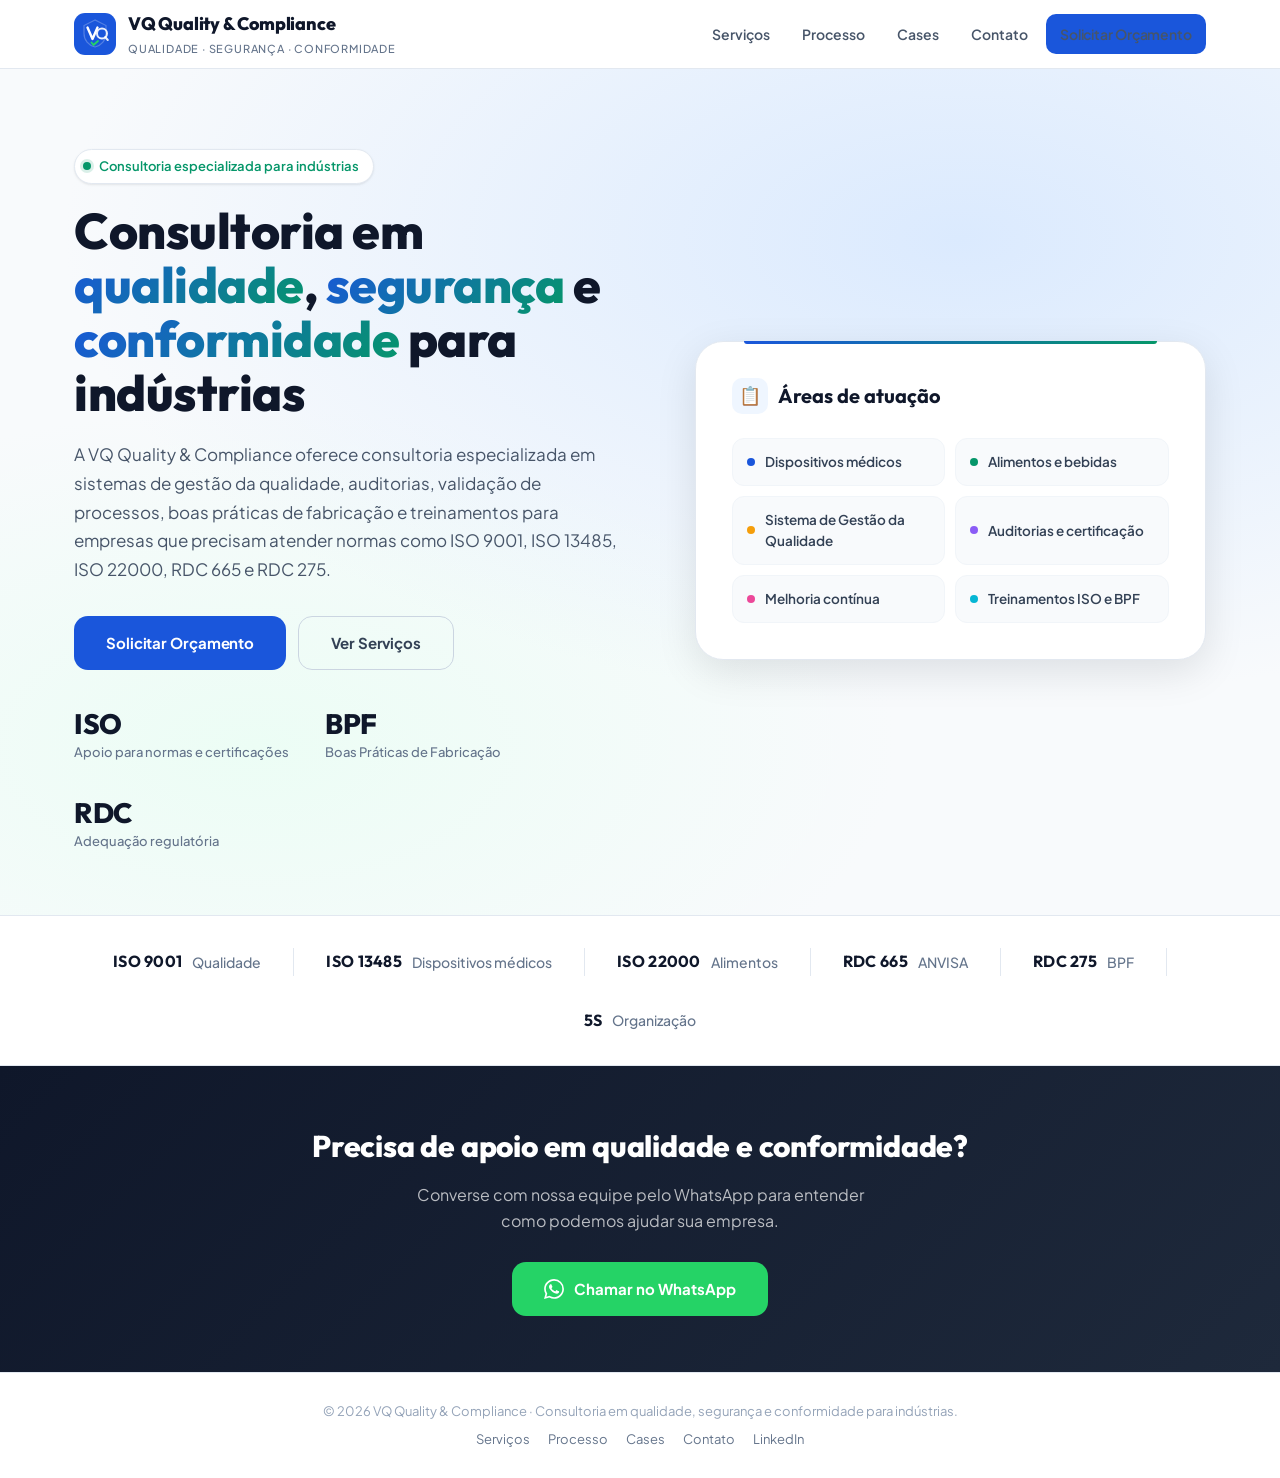
<file: index.html>
<!DOCTYPE html>
<html lang="pt-BR">
<head>
  <meta charset="UTF-8">
  <meta name="viewport" content="width=device-width, initial-scale=1.0">
  <title>VQ Quality & Compliance | Consultoria em Qualidade, Segurança e Conformidade</title>
  <meta name="description" content="Consultoria especializada em qualidade, segurança e conformidade para indústrias. ISO 9001, ISO 13485, ISO 22000, RDC 665, RDC 275, auditorias, validação de processos, BPF e treinamentos.">
  <meta name="robots" content="index, follow">
  <meta name="author" content="VQ Quality & Compliance">
  <meta name="theme-color" content="#1a56db">
  <link rel="canonical" href="https://www.vqquality.com.br/">
  <meta property="og:type" content="website">
  <meta property="og:title" content="VQ Quality & Compliance | Qualidade, Segurança e Conformidade">
  <meta property="og:description" content="Consultoria especializada em qualidade, segurança e conformidade para indústrias.">
  <meta property="og:url" content="https://www.vqquality.com.br/">
  <meta property="og:site_name" content="VQ Quality & Compliance">
  <meta property="og:locale" content="pt_BR">
  <script type="application/ld+json">
  {
    "@context": "https://schema.org",
    "@type": "ProfessionalService",
    "name": "VQ Quality & Compliance",
    "url": "https://www.vqquality.com.br/",
    "description": "Consultoria especializada em qualidade, segurança e conformidade para indústrias.",
    "areaServed": "Brasil",
    "address": { "@type": "PostalAddress", "addressLocality": "Campo Largo", "addressRegion": "PR", "addressCountry": "BR" },
    "sameAs": ["https://www.linkedin.com/company/vq-quality-compliance/about/"],
    "serviceType": ["Consultoria em qualidade","Auditorias ISO","Validação de processos","Treinamentos ISO","Boas Práticas de Fabricação","Implantação de SGQ"]
  }
  </script>
  <link rel="preconnect" href="https://fonts.googleapis.com">
  <link rel="preconnect" href="https://fonts.gstatic.com" crossorigin>
  <link href="https://fonts.googleapis.com/css2?family=Plus+Jakarta+Sans:wght@400;500;600;700;800&family=Outfit:wght@300;400;500;600;700;800&display=swap" rel="stylesheet">
  <link rel="stylesheet" href="/styles.css?v=2">
</head>
<body>
  <header>
    <div class="container nav-wrap">
      <a href="/" class="brand" aria-label="VQ Quality & Compliance">
        <svg width="42" height="42" viewBox="0 0 42 42" fill="none" xmlns="http://www.w3.org/2000/svg" aria-hidden="true"><rect width="42" height="42" rx="11" fill="#1a56db"/><path d="M21 7L10 12.5V20.5C10 27 14.5 32.5 21 34C27.5 32.5 32 27 32 20.5V12.5L21 7Z" fill="none" stroke="rgba(255,255,255,.25)" stroke-width="1.2"/><path d="M13.5 14.5L18.5 26L23.5 14.5" stroke="#fff" stroke-width="2.4" stroke-linecap="round" stroke-linejoin="round" fill="none"/><circle cx="28" cy="20.5" r="5" stroke="#fff" stroke-width="2" fill="none" opacity=".9"/><line x1="31.2" y1="24" x2="33.8" y2="27" stroke="#fff" stroke-width="2" stroke-linecap="round" opacity=".9"/><path d="M17.5 29.5L19.5 32L24 28" stroke="#25d366" stroke-width="1.8" stroke-linecap="round" stroke-linejoin="round" fill="none"/></svg>
        <div class="brand-label"><strong>VQ Quality & Compliance</strong><span>Qualidade · Segurança · Conformidade</span></div>
      </a>
      <nav aria-label="Menu principal">
        <ul class="nav-links">
          <li><a href="/servicos/">Serviços</a></li>
          <li><a href="/processo/">Processo</a></li>
          <li><a href="/cases/">Cases</a></li>
          <li><a href="/contato/">Contato</a></li>
          <li><a class="btn btn-primary btn-sm" href="/contato/">Solicitar Orçamento</a></li>
        </ul>
      </nav>
      <button class="menu-toggle" aria-label="Abrir menu" onclick="toggleMenu()"><svg width="20" height="20" viewBox="0 0 24 24" fill="none" stroke="currentColor" stroke-width="2.2" stroke-linecap="round" aria-hidden="true"><line x1="3" y1="6" x2="21" y2="6"/><line x1="3" y1="12" x2="21" y2="12"/><line x1="3" y1="18" x2="21" y2="18"/></svg></button>
    </div>
  </header>

  <main>
    <section class="hero">
      <div class="container hero-grid">
        <div>
          <div class="hero-badge fade-up"><span class="dot"></span> Consultoria especializada para indústrias</div>
          <h1 class="fade-up d1">Consultoria em <span class="highlight">qualidade</span>, <span class="highlight">segurança</span> e <span class="highlight">conformidade</span> para indústrias</h1>
          <p class="hero-desc fade-up d2">A VQ Quality & Compliance oferece consultoria especializada em sistemas de gestão da qualidade, auditorias, validação de processos, boas práticas de fabricação e treinamentos para empresas que precisam atender normas como ISO 9001, ISO 13485, ISO 22000, RDC 665 e RDC 275.</p>
          <div class="hero-actions fade-up d3">
            <a class="btn btn-primary btn-lg" href="/contato/">Solicitar Orçamento</a>
            <a class="btn btn-outline btn-lg" href="/servicos/">Ver Serviços</a>
          </div>
          <div class="hero-stats fade-up d4">
            <div class="stat"><div class="stat-num">ISO</div><div class="stat-label">Apoio para normas e certificações</div></div>
            <div class="stat"><div class="stat-num">BPF</div><div class="stat-label">Boas Práticas de Fabricação</div></div>
            <div class="stat"><div class="stat-num">RDC</div><div class="stat-label">Adequação regulatória</div></div>
          </div>
        </div>
        <div class="hero-visual fade-up d3">
          <div class="hv-title"><span class="icon-circle">📋</span> Áreas de atuação</div>
          <div class="areas-grid">
            <div class="area-chip"><span class="chip-dot"></span>Dispositivos médicos</div>
            <div class="area-chip"><span class="chip-dot"></span>Alimentos e bebidas</div>
            <div class="area-chip"><span class="chip-dot"></span>Sistema de Gestão da Qualidade</div>
            <div class="area-chip"><span class="chip-dot"></span>Auditorias e certificação</div>
            <div class="area-chip"><span class="chip-dot"></span>Melhoria contínua</div>
            <div class="area-chip"><span class="chip-dot"></span>Treinamentos ISO e BPF</div>
          </div>
        </div>
      </div>
    </section>

    <div class="norms-bar">
      <div class="container"><div class="norms-inner">
        <div class="norm"><strong>ISO 9001</strong> Qualidade</div><div class="norm-divider"></div>
        <div class="norm"><strong>ISO 13485</strong> Dispositivos médicos</div><div class="norm-divider"></div>
        <div class="norm"><strong>ISO 22000</strong> Alimentos</div><div class="norm-divider"></div>
        <div class="norm"><strong>RDC 665</strong> ANVISA</div><div class="norm-divider"></div>
        <div class="norm"><strong>RDC 275</strong> BPF</div><div class="norm-divider"></div>
        <div class="norm"><strong>5S</strong> Organização</div>
      </div></div>
    </div>

    <div class="wa-cta">
      <div class="container">
        <h3>Precisa de apoio em qualidade e conformidade?</h3>
        <p>Converse com nossa equipe pelo WhatsApp para entender como podemos ajudar sua empresa.</p>
        <a class="btn-wa" href="https://wa.me/5541995889317" target="_blank" rel="noopener">
          <svg width="20" height="20" viewBox="0 0 24 24" fill="currentColor" aria-hidden="true"><path d="M17.472 14.382c-.297-.149-1.758-.867-2.03-.967-.273-.099-.471-.148-.67.15-.197.297-.767.966-.94 1.164-.173.199-.347.223-.644.075-.297-.15-1.255-.463-2.39-1.475-.883-.788-1.48-1.761-1.653-2.059-.173-.297-.018-.458.13-.606.134-.133.298-.347.446-.52.149-.174.198-.298.298-.497.099-.198.05-.371-.025-.52-.075-.149-.669-1.612-.916-2.207-.242-.579-.487-.5-.669-.51-.173-.008-.371-.01-.57-.01-.198 0-.52.074-.792.372-.272.297-1.04 1.016-1.04 2.479 0 1.462 1.065 2.875 1.213 3.074.149.198 2.096 3.2 5.077 4.487.709.306 1.262.489 1.694.625.712.227 1.36.195 1.871.118.571-.085 1.758-.719 2.006-1.413.248-.694.248-1.289.173-1.413-.074-.124-.272-.198-.57-.347m-5.421 7.403h-.004a9.87 9.87 0 01-5.031-1.378l-.361-.214-3.741.982.998-3.648-.235-.374a9.86 9.86 0 01-1.51-5.26c.001-5.45 4.436-9.884 9.888-9.884 2.64 0 5.122 1.03 6.988 2.898a9.825 9.825 0 012.893 6.994c-.003 5.45-4.437 9.884-9.885 9.884m8.413-18.297A11.815 11.815 0 0012.05 0C5.495 0 .16 5.335.157 11.892c0 2.096.547 4.142 1.588 5.945L.057 24l6.305-1.654a11.882 11.882 0 005.683 1.448h.005c6.554 0 11.89-5.335 11.893-11.893a11.821 11.821 0 00-3.48-8.413z"/></svg>
          Chamar no WhatsApp
        </a>
      </div>
    </div>
  </main>

  <footer>
    <div class="container">
      <p>© 2026 VQ Quality & Compliance · Consultoria em qualidade, segurança e conformidade para indústrias.</p>
      <p style="margin-top:8px"><a href="/servicos/">Serviços</a> <a href="/processo/">Processo</a> <a href="/cases/">Cases</a> <a href="/contato/">Contato</a> <a href="https://www.linkedin.com/company/vq-quality-compliance/about/" target="_blank" rel="noopener">LinkedIn</a></p>
    </div>
  </footer>
  <script src="/main.js"></script>
</body>
</html>
</file>
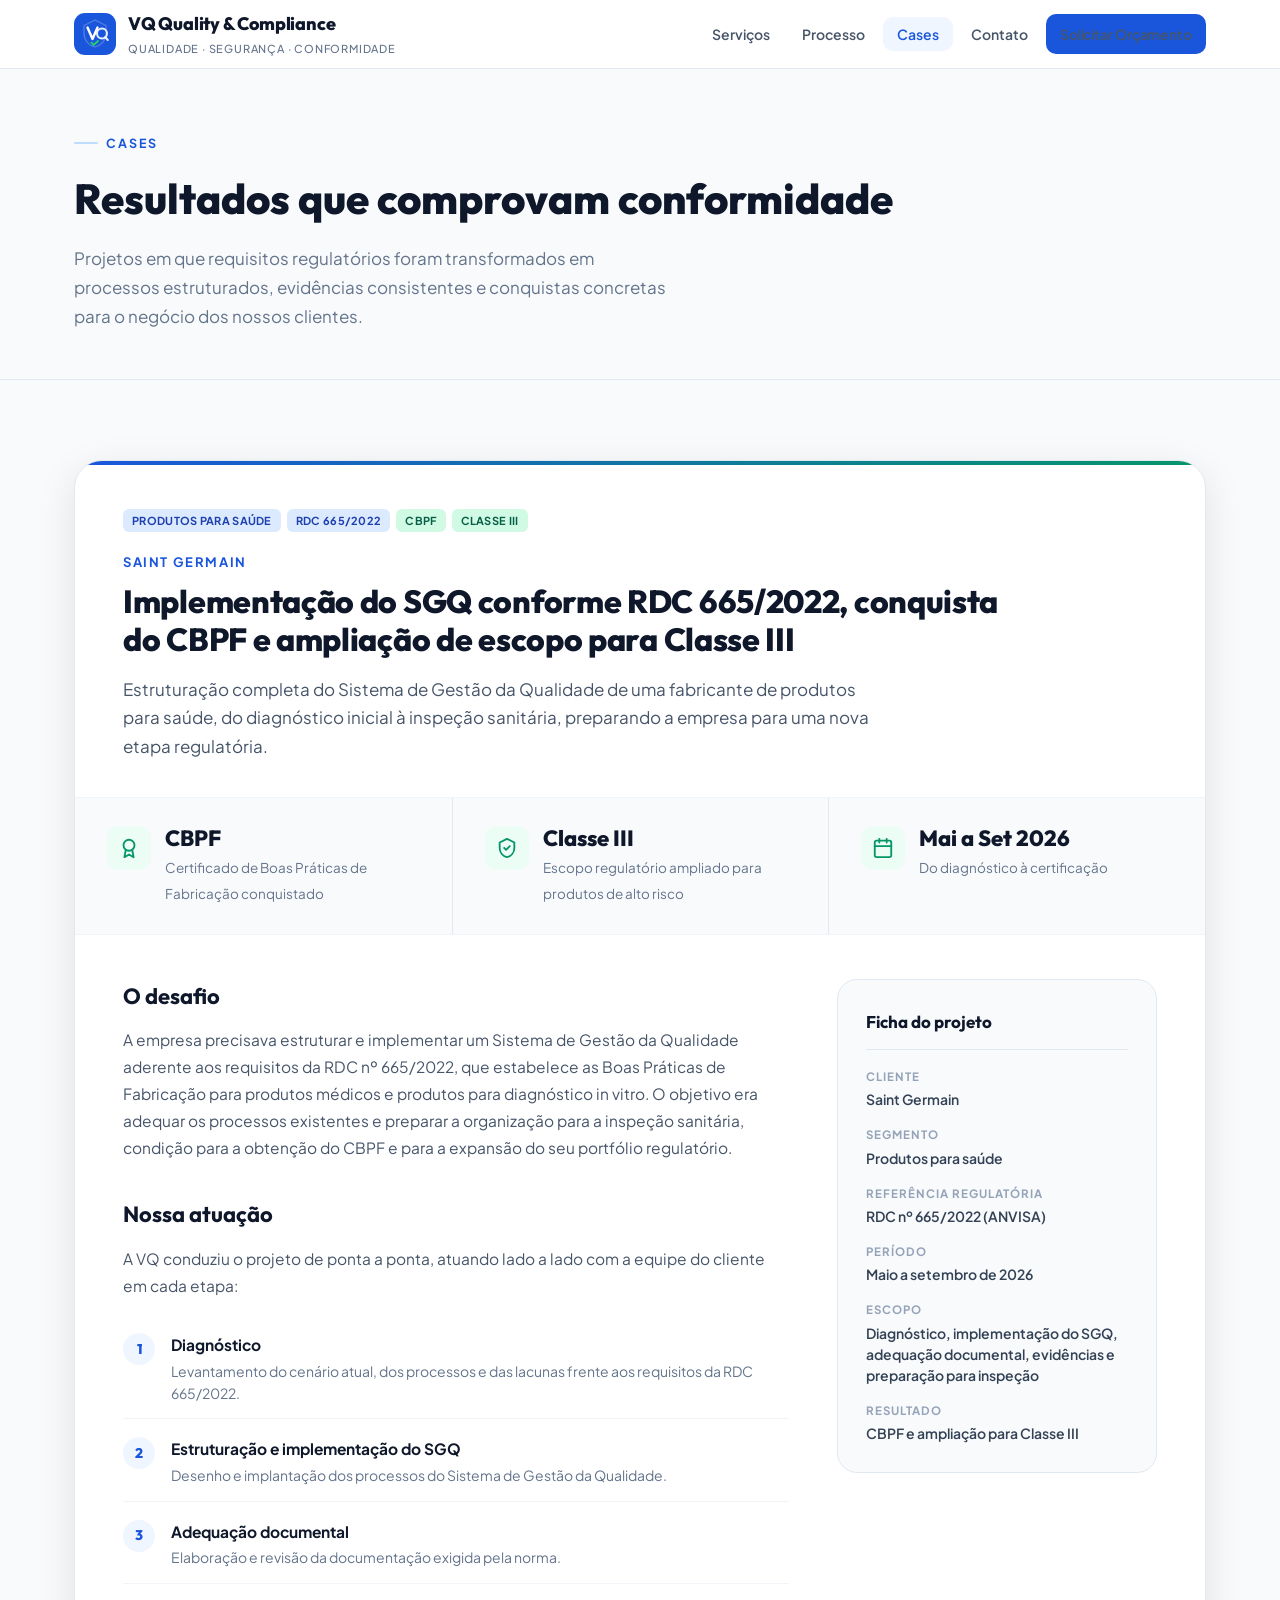
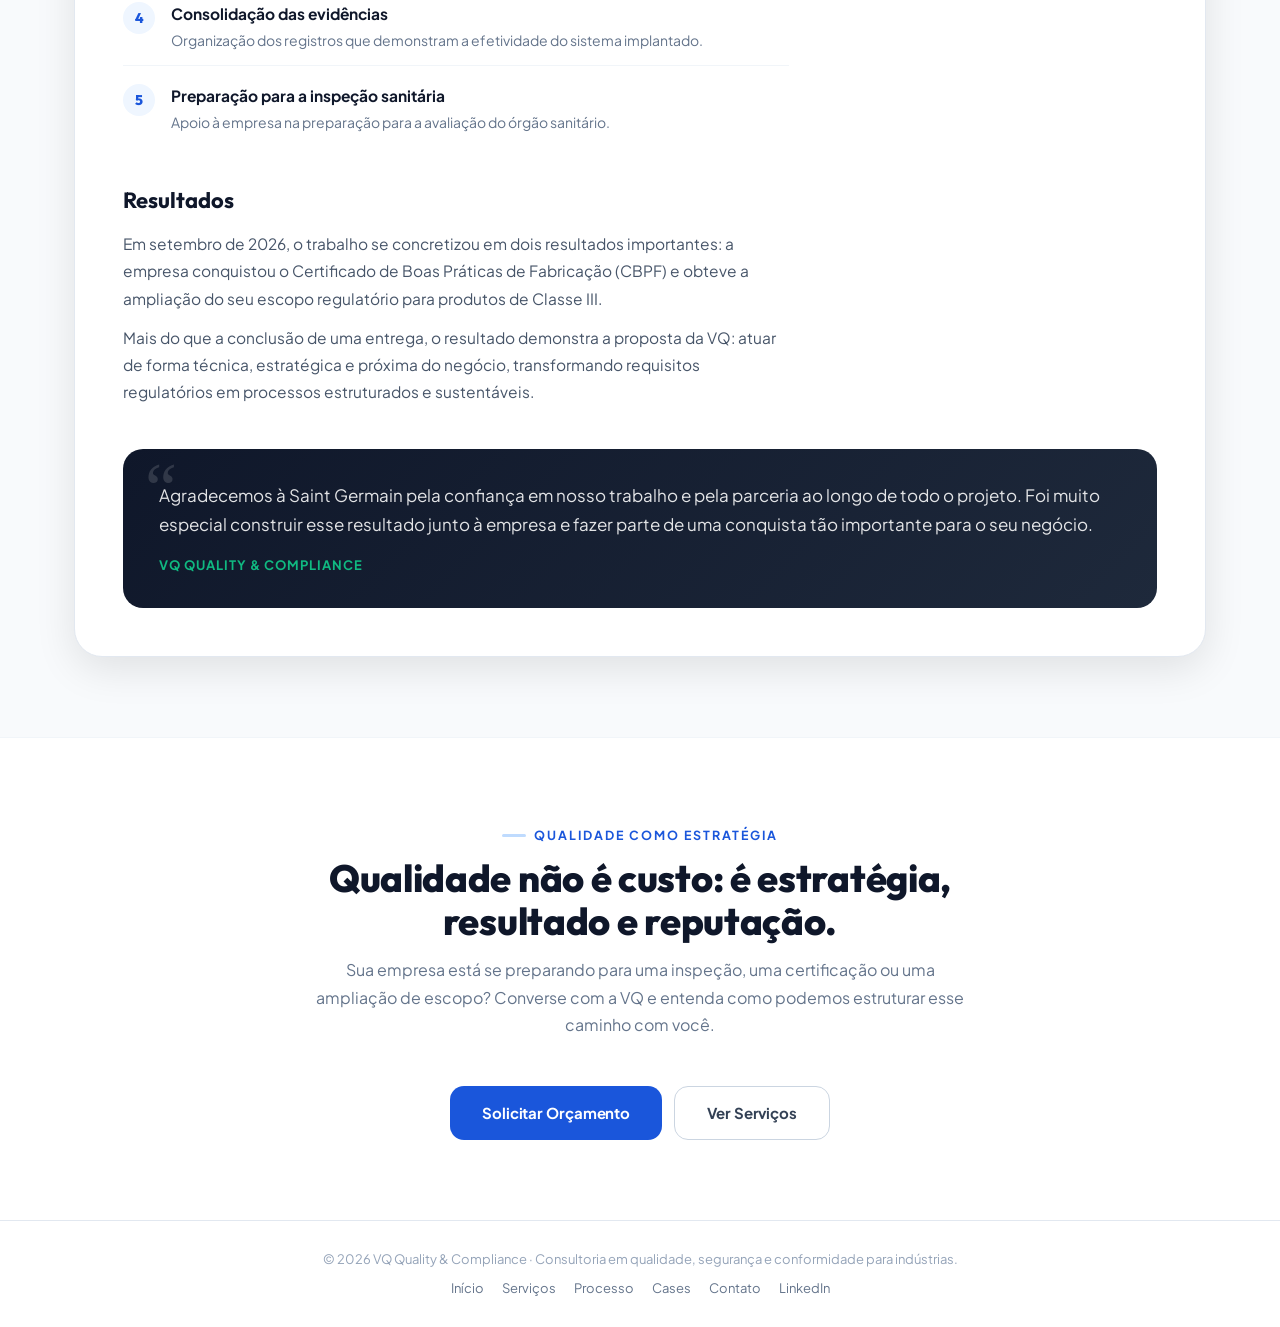
<file: cases/index.html>
<!DOCTYPE html>
<html lang="pt-BR">
<head>
  <meta charset="UTF-8">
  <meta name="viewport" content="width=device-width, initial-scale=1.0">
  <title>Cases | VQ Quality & Compliance</title>
  <meta name="description" content="Cases da VQ Quality & Compliance. Estruturação e implementação de SGQ conforme RDC 665/2022 para empresa de produtos para saúde, com conquista do CBPF e ampliação de escopo para Classe III.">
  <meta name="robots" content="index, follow">
  <meta name="theme-color" content="#1a56db">
  <link rel="canonical" href="https://www.vqquality.com.br/cases/">
  <meta property="og:type" content="article">
  <meta property="og:title" content="Cases | VQ Quality & Compliance">
  <meta property="og:description" content="SGQ conforme RDC 665/2022, Certificado de Boas Práticas de Fabricação e ampliação de escopo para Classe III.">
  <meta property="og:url" content="https://www.vqquality.com.br/cases/">
  <meta property="og:site_name" content="VQ Quality & Compliance">
  <meta property="og:locale" content="pt_BR">
  <link rel="preconnect" href="https://fonts.googleapis.com">
  <link rel="preconnect" href="https://fonts.gstatic.com" crossorigin>
  <link href="https://fonts.googleapis.com/css2?family=Plus+Jakarta+Sans:wght@400;500;600;700;800&family=Outfit:wght@300;400;500;600;700;800&display=swap" rel="stylesheet">
  <link rel="stylesheet" href="/styles.css?v=2">
</head>
<body>
  <header>
    <div class="container nav-wrap">
      <a href="/" class="brand" aria-label="VQ Quality & Compliance">
        <svg width="42" height="42" viewBox="0 0 42 42" fill="none" xmlns="http://www.w3.org/2000/svg" aria-hidden="true"><rect width="42" height="42" rx="11" fill="#1a56db"/><path d="M21 7L10 12.5V20.5C10 27 14.5 32.5 21 34C27.5 32.5 32 27 32 20.5V12.5L21 7Z" fill="none" stroke="rgba(255,255,255,.25)" stroke-width="1.2"/><path d="M13.5 14.5L18.5 26L23.5 14.5" stroke="#fff" stroke-width="2.4" stroke-linecap="round" stroke-linejoin="round" fill="none"/><circle cx="28" cy="20.5" r="5" stroke="#fff" stroke-width="2" fill="none" opacity=".9"/><line x1="31.2" y1="24" x2="33.8" y2="27" stroke="#fff" stroke-width="2" stroke-linecap="round" opacity=".9"/><path d="M17.5 29.5L19.5 32L24 28" stroke="#25d366" stroke-width="1.8" stroke-linecap="round" stroke-linejoin="round" fill="none"/></svg>
        <div class="brand-label"><strong>VQ Quality & Compliance</strong><span>Qualidade · Segurança · Conformidade</span></div>
      </a>
      <nav aria-label="Menu principal">
        <ul class="nav-links">
          <li><a href="/servicos/">Serviços</a></li>
          <li><a href="/processo/">Processo</a></li>
          <li><a href="/cases/" class="active">Cases</a></li>
          <li><a href="/contato/">Contato</a></li>
          <li><a class="btn btn-primary btn-sm" href="/contato/">Solicitar Orçamento</a></li>
        </ul>
      </nav>
      <button class="menu-toggle" aria-label="Abrir menu" onclick="toggleMenu()"><svg width="20" height="20" viewBox="0 0 24 24" fill="none" stroke="currentColor" stroke-width="2.2" stroke-linecap="round" aria-hidden="true"><line x1="3" y1="6" x2="21" y2="6"/><line x1="3" y1="12" x2="21" y2="12"/><line x1="3" y1="18" x2="21" y2="18"/></svg></button>
    </div>
  </header>

  <main>
    <section class="page-header">
      <div class="container">
        <div class="section-label"><span class="label-line"></span> Cases</div>
        <h1>Resultados que comprovam conformidade</h1>
        <p>Projetos em que requisitos regulatórios foram transformados em processos estruturados, evidências consistentes e conquistas concretas para o negócio dos nossos clientes.</p>
      </div>
    </section>

    <section class="case-section">
      <div class="container">
        <article class="case-card reveal">
          <div class="case-top">
            <div class="case-tags">
              <span class="s-tag blue">Produtos para saúde</span>
              <span class="s-tag blue">RDC 665/2022</span>
              <span class="s-tag green">CBPF</span>
              <span class="s-tag green">Classe III</span>
            </div>
            <span class="case-client">Saint Germain</span>
            <h2 class="case-title">Implementação do SGQ conforme RDC 665/2022, conquista do CBPF e ampliação de escopo para Classe III</h2>
            <p class="case-lead">Estruturação completa do Sistema de Gestão da Qualidade de uma fabricante de produtos para saúde, do diagnóstico inicial à inspeção sanitária, preparando a empresa para uma nova etapa regulatória.</p>
          </div>

          <div class="case-results">
            <div class="cr-item">
              <div class="cr-icon"><svg width="22" height="22" viewBox="0 0 24 24" fill="none" stroke="currentColor" stroke-width="2" stroke-linecap="round" stroke-linejoin="round" aria-hidden="true"><circle cx="12" cy="9" r="6"/><path d="M8.5 13.9L7 22l5-3 5 3-1.5-8.1"/></svg></div>
              <div><strong>CBPF</strong><span>Certificado de Boas Práticas de Fabricação conquistado</span></div>
            </div>
            <div class="cr-item">
              <div class="cr-icon"><svg width="22" height="22" viewBox="0 0 24 24" fill="none" stroke="currentColor" stroke-width="2" stroke-linecap="round" stroke-linejoin="round" aria-hidden="true"><path d="M12 2l8 4v6c0 5-3.4 8.9-8 10-4.6-1.1-8-5-8-10V6l8-4z"/><path d="M9 12l2 2 4-4"/></svg></div>
              <div><strong>Classe III</strong><span>Escopo regulatório ampliado para produtos de alto risco</span></div>
            </div>
            <div class="cr-item">
              <div class="cr-icon"><svg width="22" height="22" viewBox="0 0 24 24" fill="none" stroke="currentColor" stroke-width="2" stroke-linecap="round" stroke-linejoin="round" aria-hidden="true"><rect x="3" y="4" width="18" height="18" rx="2"/><path d="M16 2v4M8 2v4M3 10h18"/></svg></div>
              <div><strong>Mai a Set 2026</strong><span>Do diagnóstico à certificação</span></div>
            </div>
          </div>

          <div class="case-body">
            <div class="case-content">
              <div class="case-block">
                <h3>O desafio</h3>
                <p>A empresa precisava estruturar e implementar um Sistema de Gestão da Qualidade aderente aos requisitos da RDC nº 665/2022, que estabelece as Boas Práticas de Fabricação para produtos médicos e produtos para diagnóstico in vitro. O objetivo era adequar os processos existentes e preparar a organização para a inspeção sanitária, condição para a obtenção do CBPF e para a expansão do seu portfólio regulatório.</p>
              </div>

              <div class="case-block">
                <h3>Nossa atuação</h3>
                <p>A VQ conduziu o projeto de ponta a ponta, atuando lado a lado com a equipe do cliente em cada etapa:</p>
                <ol class="case-steps">
                  <li><span class="cs-num">1</span><div><strong>Diagnóstico</strong><p>Levantamento do cenário atual, dos processos e das lacunas frente aos requisitos da RDC 665/2022.</p></div></li>
                  <li><span class="cs-num">2</span><div><strong>Estruturação e implementação do SGQ</strong><p>Desenho e implantação dos processos do Sistema de Gestão da Qualidade.</p></div></li>
                  <li><span class="cs-num">3</span><div><strong>Adequação documental</strong><p>Elaboração e revisão da documentação exigida pela norma.</p></div></li>
                  <li><span class="cs-num">4</span><div><strong>Consolidação das evidências</strong><p>Organização dos registros que demonstram a efetividade do sistema implantado.</p></div></li>
                  <li><span class="cs-num">5</span><div><strong>Preparação para a inspeção sanitária</strong><p>Apoio à empresa na preparação para a avaliação do órgão sanitário.</p></div></li>
                </ol>
              </div>

              <div class="case-block">
                <h3>Resultados</h3>
                <p>Em setembro de 2026, o trabalho se concretizou em dois resultados importantes: a empresa conquistou o Certificado de Boas Práticas de Fabricação (CBPF) e obteve a ampliação do seu escopo regulatório para produtos de Classe III.</p>
                <p>Mais do que a conclusão de uma entrega, o resultado demonstra a proposta da VQ: atuar de forma técnica, estratégica e próxima do negócio, transformando requisitos regulatórios em processos estruturados e sustentáveis.</p>
              </div>
            </div>

            <aside class="case-aside">
              <div class="case-facts">
                <h4>Ficha do projeto</h4>
                <dl>
                  <dt>Cliente</dt><dd>Saint Germain</dd>
                  <dt>Segmento</dt><dd>Produtos para saúde</dd>
                  <dt>Referência regulatória</dt><dd>RDC nº 665/2022 (ANVISA)</dd>
                  <dt>Período</dt><dd>Maio a setembro de 2026</dd>
                  <dt>Escopo</dt><dd>Diagnóstico, implementação do SGQ, adequação documental, evidências e preparação para inspeção</dd>
                  <dt>Resultado</dt><dd>CBPF e ampliação para Classe III</dd>
                </dl>
              </div>
            </aside>
          </div>

          <blockquote class="case-quote">
            <p>Agradecemos à Saint Germain pela confiança em nosso trabalho e pela parceria ao longo de todo o projeto. Foi muito especial construir esse resultado junto à empresa e fazer parte de uma conquista tão importante para o seu negócio.</p>
            <cite>VQ Quality & Compliance</cite>
          </blockquote>
        </article>
      </div>
    </section>

    <section class="case-cta">
      <div class="container center">
        <div class="section-label"><span class="label-line"></span> Qualidade como estratégia</div>
        <h2 class="section-heading">Qualidade não é custo: é estratégia, resultado e reputação.</h2>
        <p class="section-desc">Sua empresa está se preparando para uma inspeção, uma certificação ou uma ampliação de escopo? Converse com a VQ e entenda como podemos estruturar esse caminho com você.</p>
        <div class="case-cta-actions">
          <a class="btn btn-primary btn-lg" href="/contato/">Solicitar Orçamento</a>
          <a class="btn btn-outline btn-lg" href="/servicos/">Ver Serviços</a>
        </div>
      </div>
    </section>
  </main>

  <footer>
    <div class="container">
      <p>© 2026 VQ Quality & Compliance · Consultoria em qualidade, segurança e conformidade para indústrias.</p>
      <p style="margin-top:8px"><a href="/">Início</a> <a href="/servicos/">Serviços</a> <a href="/processo/">Processo</a> <a href="/cases/">Cases</a> <a href="/contato/">Contato</a> <a href="https://www.linkedin.com/company/vq-quality-compliance/about/" target="_blank" rel="noopener">LinkedIn</a></p>
    </div>
  </footer>
  <script src="/main.js"></script>
</body>
</html>
</file>
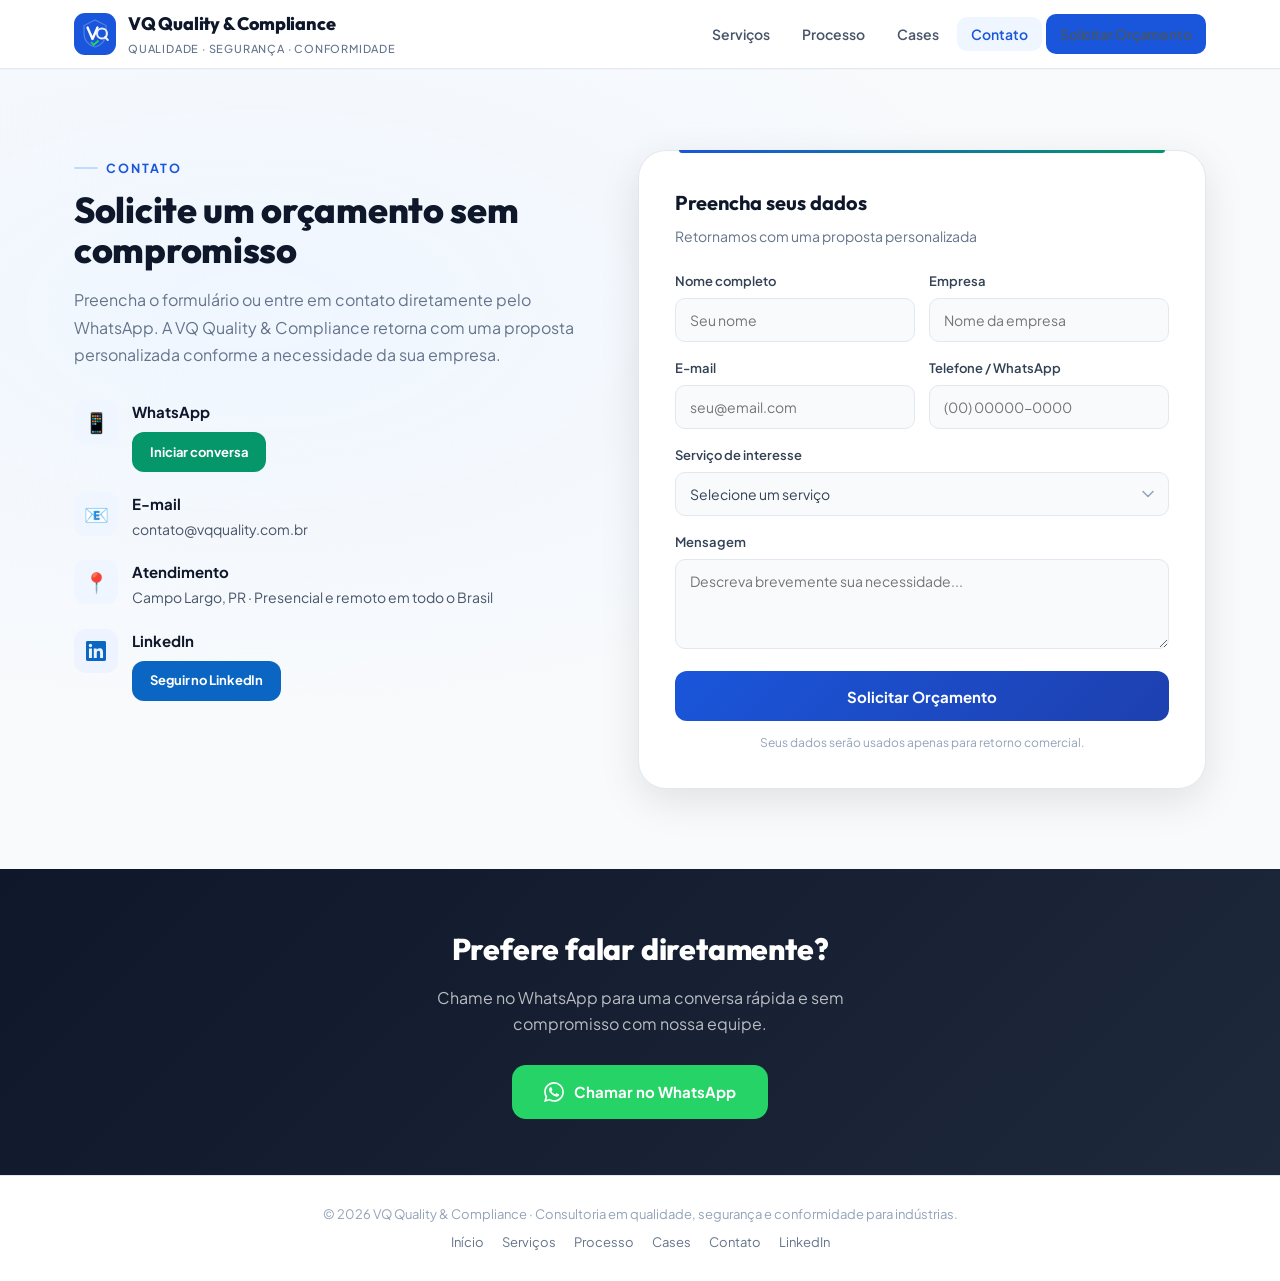
<file: contato/index.html>
<!DOCTYPE html>
<html lang="pt-BR">
<head>
  <meta charset="UTF-8">
  <meta name="viewport" content="width=device-width, initial-scale=1.0">
  <title>Contato | VQ Quality & Compliance</title>
  <meta name="description" content="Entre em contato com a VQ Quality & Compliance. Solicite um orçamento para consultoria em qualidade, auditorias, validação de processos e treinamentos.">
  <meta name="robots" content="index, follow">
  <link rel="canonical" href="https://www.vqquality.com.br/contato/">
  <meta property="og:title" content="Contato | VQ Quality & Compliance">
  <meta property="og:description" content="Solicite um orçamento para consultoria em qualidade, segurança e conformidade.">
  <meta property="og:url" content="https://www.vqquality.com.br/contato/">
  <meta property="og:site_name" content="VQ Quality & Compliance">
  <meta property="og:locale" content="pt_BR">
  <link rel="preconnect" href="https://fonts.googleapis.com">
  <link rel="preconnect" href="https://fonts.gstatic.com" crossorigin>
  <link href="https://fonts.googleapis.com/css2?family=Plus+Jakarta+Sans:wght@400;500;600;700;800&family=Outfit:wght@300;400;500;600;700;800&display=swap" rel="stylesheet">
  <link rel="stylesheet" href="/styles.css?v=2">
</head>
<body>
  <header>
    <div class="container nav-wrap">
      <a href="/" class="brand" aria-label="VQ Quality & Compliance">
        <svg width="42" height="42" viewBox="0 0 42 42" fill="none" xmlns="http://www.w3.org/2000/svg" aria-hidden="true"><rect width="42" height="42" rx="11" fill="#1a56db"/><path d="M21 7L10 12.5V20.5C10 27 14.5 32.5 21 34C27.5 32.5 32 27 32 20.5V12.5L21 7Z" fill="none" stroke="rgba(255,255,255,.25)" stroke-width="1.2"/><path d="M13.5 14.5L18.5 26L23.5 14.5" stroke="#fff" stroke-width="2.4" stroke-linecap="round" stroke-linejoin="round" fill="none"/><circle cx="28" cy="20.5" r="5" stroke="#fff" stroke-width="2" fill="none" opacity=".9"/><line x1="31.2" y1="24" x2="33.8" y2="27" stroke="#fff" stroke-width="2" stroke-linecap="round" opacity=".9"/><path d="M17.5 29.5L19.5 32L24 28" stroke="#25d366" stroke-width="1.8" stroke-linecap="round" stroke-linejoin="round" fill="none"/></svg>
        <div class="brand-label"><strong>VQ Quality & Compliance</strong><span>Qualidade · Segurança · Conformidade</span></div>
      </a>
      <nav aria-label="Menu principal">
        <ul class="nav-links">
          <li><a href="/servicos/">Serviços</a></li>
          <li><a href="/processo/">Processo</a></li>
          <li><a href="/cases/">Cases</a></li>
          <li><a href="/contato/" class="active">Contato</a></li>
          <li><a class="btn btn-primary btn-sm" href="/contato/">Solicitar Orçamento</a></li>
        </ul>
      </nav>
      <button class="menu-toggle" aria-label="Abrir menu" onclick="toggleMenu()"><svg width="20" height="20" viewBox="0 0 24 24" fill="none" stroke="currentColor" stroke-width="2.2" stroke-linecap="round" aria-hidden="true"><line x1="3" y1="6" x2="21" y2="6"/><line x1="3" y1="12" x2="21" y2="12"/><line x1="3" y1="18" x2="21" y2="18"/></svg></button>
    </div>
  </header>

  <main>
    <section class="contact-section">
      <div class="container">
        <div class="contact-grid">
          <div class="contact-info reveal">
            <div class="section-label"><span class="label-line"></span> Contato</div>
            <h2>Solicite um orçamento sem compromisso</h2>
            <p>Preencha o formulário ou entre em contato diretamente pelo WhatsApp. A VQ Quality & Compliance retorna com uma proposta personalizada conforme a necessidade da sua empresa.</p>
            <div class="contact-items">
              <div class="contact-item">
                <div class="ci-icon">📱</div>
                <div class="ci-text">
                  <strong>WhatsApp</strong>
                  <a href="https://wa.me/5541995889317" target="_blank" rel="noopener" class="btn btn-accent btn-sm" style="margin-top:6px">Iniciar conversa</a>
                </div>
              </div>
              <div class="contact-item">
                <div class="ci-icon">📧</div>
                <div class="ci-text"><strong>E-mail</strong> contato@vqquality.com.br</div>
              </div>
              <div class="contact-item">
                <div class="ci-icon">📍</div>
                <div class="ci-text"><strong>Atendimento</strong> Campo Largo, PR · Presencial e remoto em todo o Brasil</div>
              </div>
              <div class="contact-item">
                <div class="ci-icon" style="background:#EEF4FF;color:#0a66c2">
                  <svg width="20" height="20" viewBox="0 0 24 24" fill="#0a66c2" aria-hidden="true"><path d="M20.447 20.452h-3.554v-5.569c0-1.328-.027-3.037-1.852-3.037-1.853 0-2.136 1.445-2.136 2.939v5.667H9.351V9h3.414v1.561h.046c.477-.9 1.637-1.85 3.37-1.85 3.601 0 4.267 2.37 4.267 5.455v6.286zM5.337 7.433a2.062 2.062 0 01-2.063-2.065 2.064 2.064 0 112.063 2.065zm1.782 13.019H3.555V9h3.564v11.452zM22.225 0H1.771C.792 0 0 .774 0 1.729v20.542C0 23.227.792 24 1.771 24h20.451C23.2 24 24 23.227 24 22.271V1.729C24 .774 23.2 0 22.222 0h.003z"/></svg>
                </div>
                <div class="ci-text">
                  <strong>LinkedIn</strong>
                  <a href="https://www.linkedin.com/company/vq-quality-compliance/about/" target="_blank" rel="noopener" class="btn btn-sm" style="margin-top:6px;background:#0a66c2;color:#fff">Seguir no LinkedIn</a>
                </div>
              </div>
            </div>
          </div>

          <div class="form-card reveal">
            <div class="form-title">Preencha seus dados</div>
            <div class="form-subtitle">Retornamos com uma proposta personalizada</div>
            <div class="form-row">
              <div class="form-group"><label for="nome">Nome completo</label><input type="text" id="nome" placeholder="Seu nome" autocomplete="name"></div>
              <div class="form-group"><label for="empresa">Empresa</label><input type="text" id="empresa" placeholder="Nome da empresa" autocomplete="organization"></div>
            </div>
            <div class="form-row">
              <div class="form-group"><label for="email">E-mail</label><input type="email" id="email" placeholder="seu@email.com" autocomplete="email"></div>
              <div class="form-group"><label for="telefone">Telefone / WhatsApp</label><input type="tel" id="telefone" placeholder="(00) 00000-0000" autocomplete="tel"></div>
            </div>
            <div class="form-group">
              <label for="servico">Serviço de interesse</label>
              <select id="servico">
                <option value="" disabled selected>Selecione um serviço</option>
                <option>Implantação de Sistema de Gestão</option>
                <option>Auditorias e Adequação</option>
                <option>Validação de Processos</option>
                <option>Treinamentos</option>
                <option>Outro</option>
              </select>
            </div>
            <div class="form-group"><label for="mensagem">Mensagem</label><textarea id="mensagem" placeholder="Descreva brevemente sua necessidade..."></textarea></div>
            <button type="button" class="form-submit" onclick="handleSubmit()">Solicitar Orçamento</button>
            <div class="form-note">Seus dados serão usados apenas para retorno comercial.</div>
          </div>
        </div>
      </div>
    </section>

    <div class="wa-cta">
      <div class="container">
        <h3>Prefere falar diretamente?</h3>
        <p>Chame no WhatsApp para uma conversa rápida e sem compromisso com nossa equipe.</p>
        <a class="btn-wa" href="https://wa.me/5541995889317" target="_blank" rel="noopener">
          <svg width="20" height="20" viewBox="0 0 24 24" fill="currentColor" aria-hidden="true"><path d="M17.472 14.382c-.297-.149-1.758-.867-2.03-.967-.273-.099-.471-.148-.67.15-.197.297-.767.966-.94 1.164-.173.199-.347.223-.644.075-.297-.15-1.255-.463-2.39-1.475-.883-.788-1.48-1.761-1.653-2.059-.173-.297-.018-.458.13-.606.134-.133.298-.347.446-.52.149-.174.198-.298.298-.497.099-.198.05-.371-.025-.52-.075-.149-.669-1.612-.916-2.207-.242-.579-.487-.5-.669-.51-.173-.008-.371-.01-.57-.01-.198 0-.52.074-.792.372-.272.297-1.04 1.016-1.04 2.479 0 1.462 1.065 2.875 1.213 3.074.149.198 2.096 3.2 5.077 4.487.709.306 1.262.489 1.694.625.712.227 1.36.195 1.871.118.571-.085 1.758-.719 2.006-1.413.248-.694.248-1.289.173-1.413-.074-.124-.272-.198-.57-.347m-5.421 7.403h-.004a9.87 9.87 0 01-5.031-1.378l-.361-.214-3.741.982.998-3.648-.235-.374a9.86 9.86 0 01-1.51-5.26c.001-5.45 4.436-9.884 9.888-9.884 2.64 0 5.122 1.03 6.988 2.898a9.825 9.825 0 012.893 6.994c-.003 5.45-4.437 9.884-9.885 9.884m8.413-18.297A11.815 11.815 0 0012.05 0C5.495 0 .16 5.335.157 11.892c0 2.096.547 4.142 1.588 5.945L.057 24l6.305-1.654a11.882 11.882 0 005.683 1.448h.005c6.554 0 11.89-5.335 11.893-11.893a11.821 11.821 0 00-3.48-8.413z"/></svg>
          Chamar no WhatsApp
        </a>
      </div>
    </div>
  </main>

  <footer>
    <div class="container">
      <p>© 2026 VQ Quality & Compliance · Consultoria em qualidade, segurança e conformidade para indústrias.</p>
      <p style="margin-top:8px"><a href="/">Início</a> <a href="/servicos/">Serviços</a> <a href="/processo/">Processo</a> <a href="/cases/">Cases</a> <a href="/contato/">Contato</a> <a href="https://www.linkedin.com/company/vq-quality-compliance/about/" target="_blank" rel="noopener">LinkedIn</a></p>
    </div>
  </footer>
  <script src="/main.js"></script>
</body>
</html>
</file>
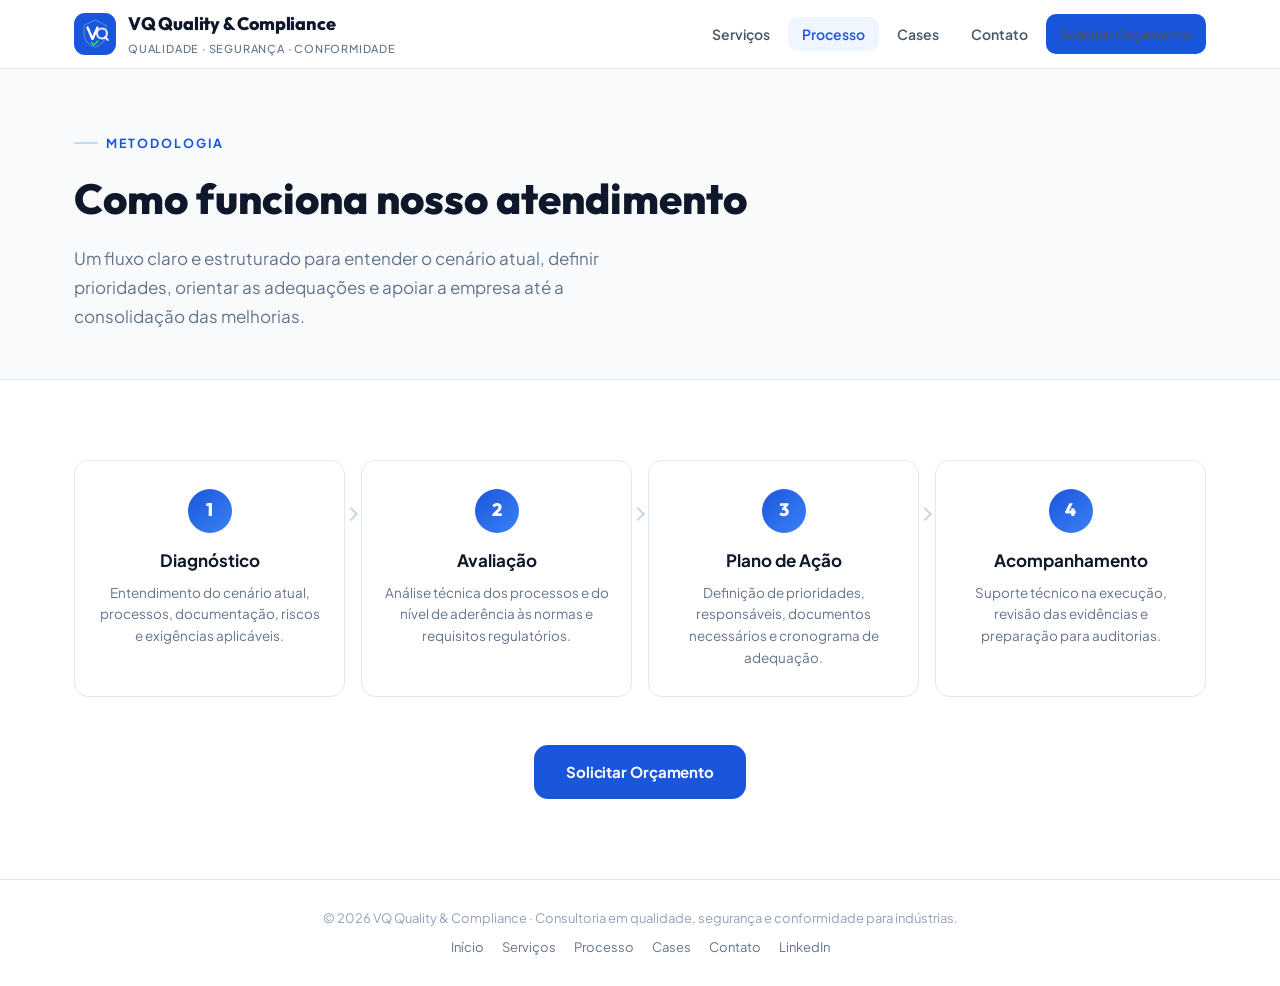
<file: processo/index.html>
<!DOCTYPE html>
<html lang="pt-BR">
<head>
  <meta charset="UTF-8">
  <meta name="viewport" content="width=device-width, initial-scale=1.0">
  <title>Processo | VQ Quality & Compliance</title>
  <meta name="description" content="Conheça a metodologia de trabalho da VQ Quality & Compliance: diagnóstico, avaliação, plano de ação e acompanhamento para conformidade e qualidade.">
  <meta name="robots" content="index, follow">
  <link rel="canonical" href="https://www.vqquality.com.br/processo/">
  <meta property="og:title" content="Processo | VQ Quality & Compliance">
  <meta property="og:description" content="Metodologia de trabalho da VQ: diagnóstico, avaliação, plano de ação e acompanhamento.">
  <meta property="og:url" content="https://www.vqquality.com.br/processo/">
  <meta property="og:site_name" content="VQ Quality & Compliance">
  <meta property="og:locale" content="pt_BR">
  <link rel="preconnect" href="https://fonts.googleapis.com">
  <link rel="preconnect" href="https://fonts.gstatic.com" crossorigin>
  <link href="https://fonts.googleapis.com/css2?family=Plus+Jakarta+Sans:wght@400;500;600;700;800&family=Outfit:wght@300;400;500;600;700;800&display=swap" rel="stylesheet">
  <link rel="stylesheet" href="/styles.css?v=2">
</head>
<body>
  <header>
    <div class="container nav-wrap">
      <a href="/" class="brand" aria-label="VQ Quality & Compliance">
        <svg width="42" height="42" viewBox="0 0 42 42" fill="none" xmlns="http://www.w3.org/2000/svg" aria-hidden="true"><rect width="42" height="42" rx="11" fill="#1a56db"/><path d="M21 7L10 12.5V20.5C10 27 14.5 32.5 21 34C27.5 32.5 32 27 32 20.5V12.5L21 7Z" fill="none" stroke="rgba(255,255,255,.25)" stroke-width="1.2"/><path d="M13.5 14.5L18.5 26L23.5 14.5" stroke="#fff" stroke-width="2.4" stroke-linecap="round" stroke-linejoin="round" fill="none"/><circle cx="28" cy="20.5" r="5" stroke="#fff" stroke-width="2" fill="none" opacity=".9"/><line x1="31.2" y1="24" x2="33.8" y2="27" stroke="#fff" stroke-width="2" stroke-linecap="round" opacity=".9"/><path d="M17.5 29.5L19.5 32L24 28" stroke="#25d366" stroke-width="1.8" stroke-linecap="round" stroke-linejoin="round" fill="none"/></svg>
        <div class="brand-label"><strong>VQ Quality & Compliance</strong><span>Qualidade · Segurança · Conformidade</span></div>
      </a>
      <nav aria-label="Menu principal">
        <ul class="nav-links">
          <li><a href="/servicos/">Serviços</a></li>
          <li><a href="/processo/" class="active">Processo</a></li>
          <li><a href="/cases/">Cases</a></li>
          <li><a href="/contato/">Contato</a></li>
          <li><a class="btn btn-primary btn-sm" href="/contato/">Solicitar Orçamento</a></li>
        </ul>
      </nav>
      <button class="menu-toggle" aria-label="Abrir menu" onclick="toggleMenu()"><svg width="20" height="20" viewBox="0 0 24 24" fill="none" stroke="currentColor" stroke-width="2.2" stroke-linecap="round" aria-hidden="true"><line x1="3" y1="6" x2="21" y2="6"/><line x1="3" y1="12" x2="21" y2="12"/><line x1="3" y1="18" x2="21" y2="18"/></svg></button>
    </div>
  </header>

  <main>
    <section class="page-header">
      <div class="container">
        <div class="section-label"><span class="label-line"></span> Metodologia</div>
        <h1>Como funciona nosso atendimento</h1>
        <p>Um fluxo claro e estruturado para entender o cenário atual, definir prioridades, orientar as adequações e apoiar a empresa até a consolidação das melhorias.</p>
      </div>
    </section>

    <section>
      <div class="container">
        <div class="process-grid">
          <article class="p-card reveal">
            <div class="p-num">1</div>
            <h4>Diagnóstico</h4>
            <p>Entendimento do cenário atual, processos, documentação, riscos e exigências aplicáveis.</p>
          </article>
          <article class="p-card reveal">
            <div class="p-num">2</div>
            <h4>Avaliação</h4>
            <p>Análise técnica dos processos e do nível de aderência às normas e requisitos regulatórios.</p>
          </article>
          <article class="p-card reveal">
            <div class="p-num">3</div>
            <h4>Plano de Ação</h4>
            <p>Definição de prioridades, responsáveis, documentos necessários e cronograma de adequação.</p>
          </article>
          <article class="p-card reveal">
            <div class="p-num">4</div>
            <h4>Acompanhamento</h4>
            <p>Suporte técnico na execução, revisão das evidências e preparação para auditorias.</p>
          </article>
        </div>

        <div style="text-align:center; margin-top:48px">
          <a class="btn btn-primary btn-lg" href="/contato/">Solicitar Orçamento</a>
        </div>
      </div>
    </section>
  </main>

  <footer>
    <div class="container">
      <p>© 2026 VQ Quality & Compliance · Consultoria em qualidade, segurança e conformidade para indústrias.</p>
      <p style="margin-top:8px"><a href="/">Início</a> <a href="/servicos/">Serviços</a> <a href="/processo/">Processo</a> <a href="/cases/">Cases</a> <a href="/contato/">Contato</a> <a href="https://www.linkedin.com/company/vq-quality-compliance/about/" target="_blank" rel="noopener">LinkedIn</a></p>
    </div>
  </footer>
  <script src="/main.js"></script>
</body>
</html>
</file>
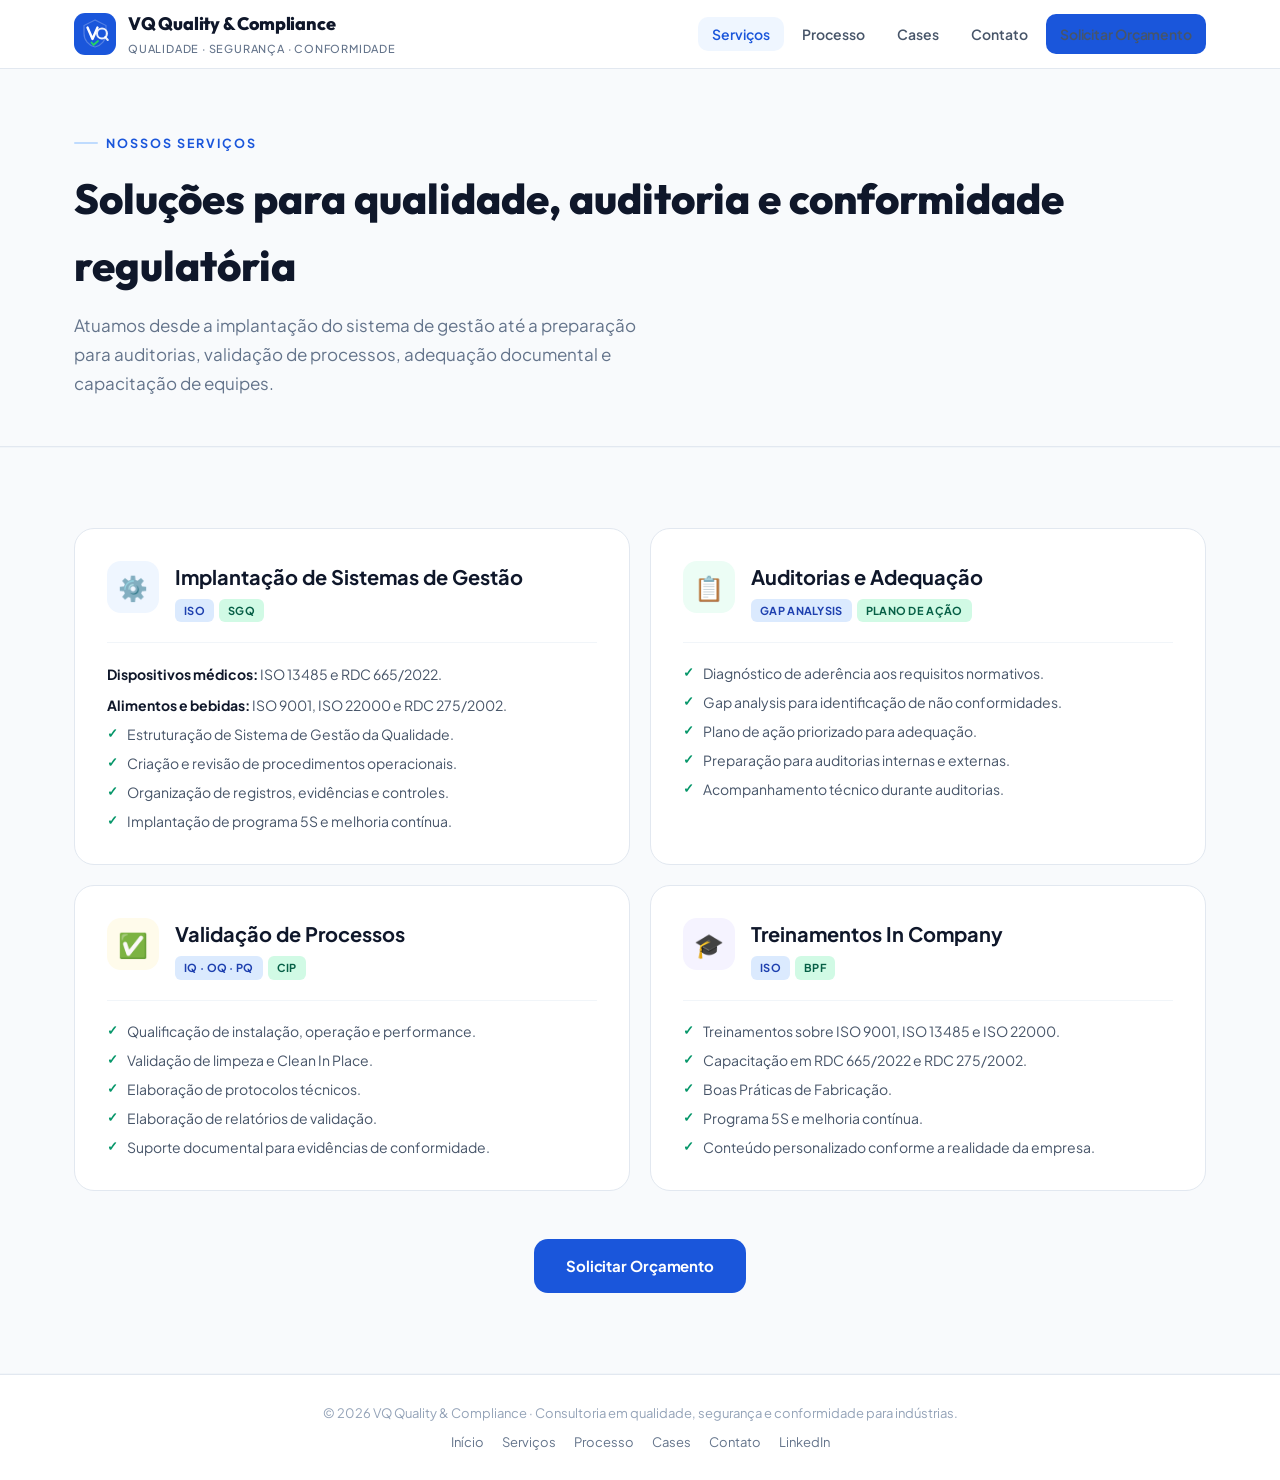
<file: servicos/index.html>
<!DOCTYPE html>
<html lang="pt-BR">
<head>
  <meta charset="UTF-8">
  <meta name="viewport" content="width=device-width, initial-scale=1.0">
  <title>Serviços | VQ Quality & Compliance</title>
  <meta name="description" content="Implantação de SGQ, auditorias, validação de processos, treinamentos ISO 9001, ISO 13485, ISO 22000, RDC 665, RDC 275, BPF e 5S para indústrias.">
  <meta name="robots" content="index, follow">
  <link rel="canonical" href="https://www.vqquality.com.br/servicos/">
  <meta property="og:title" content="Serviços | VQ Quality & Compliance">
  <meta property="og:description" content="Implantação de SGQ, auditorias, validação de processos e treinamentos para indústrias.">
  <meta property="og:url" content="https://www.vqquality.com.br/servicos/">
  <meta property="og:site_name" content="VQ Quality & Compliance">
  <meta property="og:locale" content="pt_BR">
  <link rel="preconnect" href="https://fonts.googleapis.com">
  <link rel="preconnect" href="https://fonts.gstatic.com" crossorigin>
  <link href="https://fonts.googleapis.com/css2?family=Plus+Jakarta+Sans:wght@400;500;600;700;800&family=Outfit:wght@300;400;500;600;700;800&display=swap" rel="stylesheet">
  <link rel="stylesheet" href="/styles.css?v=2">
</head>
<body>
  <header>
    <div class="container nav-wrap">
      <a href="/" class="brand" aria-label="VQ Quality & Compliance">
        <svg width="42" height="42" viewBox="0 0 42 42" fill="none" xmlns="http://www.w3.org/2000/svg" aria-hidden="true"><rect width="42" height="42" rx="11" fill="#1a56db"/><path d="M21 7L10 12.5V20.5C10 27 14.5 32.5 21 34C27.5 32.5 32 27 32 20.5V12.5L21 7Z" fill="none" stroke="rgba(255,255,255,.25)" stroke-width="1.2"/><path d="M13.5 14.5L18.5 26L23.5 14.5" stroke="#fff" stroke-width="2.4" stroke-linecap="round" stroke-linejoin="round" fill="none"/><circle cx="28" cy="20.5" r="5" stroke="#fff" stroke-width="2" fill="none" opacity=".9"/><line x1="31.2" y1="24" x2="33.8" y2="27" stroke="#fff" stroke-width="2" stroke-linecap="round" opacity=".9"/><path d="M17.5 29.5L19.5 32L24 28" stroke="#25d366" stroke-width="1.8" stroke-linecap="round" stroke-linejoin="round" fill="none"/></svg>
        <div class="brand-label"><strong>VQ Quality & Compliance</strong><span>Qualidade · Segurança · Conformidade</span></div>
      </a>
      <nav aria-label="Menu principal">
        <ul class="nav-links">
          <li><a href="/servicos/" class="active">Serviços</a></li>
          <li><a href="/processo/">Processo</a></li>
          <li><a href="/cases/">Cases</a></li>
          <li><a href="/contato/">Contato</a></li>
          <li><a class="btn btn-primary btn-sm" href="/contato/">Solicitar Orçamento</a></li>
        </ul>
      </nav>
      <button class="menu-toggle" aria-label="Abrir menu" onclick="toggleMenu()"><svg width="20" height="20" viewBox="0 0 24 24" fill="none" stroke="currentColor" stroke-width="2.2" stroke-linecap="round" aria-hidden="true"><line x1="3" y1="6" x2="21" y2="6"/><line x1="3" y1="12" x2="21" y2="12"/><line x1="3" y1="18" x2="21" y2="18"/></svg></button>
    </div>
  </header>

  <main>
    <section class="page-header">
      <div class="container">
        <div class="section-label"><span class="label-line"></span> Nossos serviços</div>
        <h1>Soluções para qualidade, auditoria e conformidade regulatória</h1>
        <p>Atuamos desde a implantação do sistema de gestão até a preparação para auditorias, validação de processos, adequação documental e capacitação de equipes.</p>
      </div>
    </section>

    <section class="services-section">
      <div class="container">
        <div class="services-grid">
          <article class="s-card reveal">
            <div class="s-card-header">
              <div class="s-icon blue">⚙️</div>
              <div><h3>Implantação de Sistemas de Gestão</h3><div class="s-tags"><span class="s-tag blue">ISO</span><span class="s-tag green">SGQ</span></div></div>
            </div>
            <p><strong>Dispositivos médicos:</strong> ISO 13485 e RDC 665/2022.</p>
            <p><strong>Alimentos e bebidas:</strong> ISO 9001, ISO 22000 e RDC 275/2002.</p>
            <ul>
              <li>Estruturação de Sistema de Gestão da Qualidade.</li>
              <li>Criação e revisão de procedimentos operacionais.</li>
              <li>Organização de registros, evidências e controles.</li>
              <li>Implantação de programa 5S e melhoria contínua.</li>
            </ul>
          </article>

          <article class="s-card reveal">
            <div class="s-card-header">
              <div class="s-icon green">📋</div>
              <div><h3>Auditorias e Adequação</h3><div class="s-tags"><span class="s-tag blue">Gap analysis</span><span class="s-tag green">Plano de ação</span></div></div>
            </div>
            <ul>
              <li>Diagnóstico de aderência aos requisitos normativos.</li>
              <li>Gap analysis para identificação de não conformidades.</li>
              <li>Plano de ação priorizado para adequação.</li>
              <li>Preparação para auditorias internas e externas.</li>
              <li>Acompanhamento técnico durante auditorias.</li>
            </ul>
          </article>

          <article class="s-card reveal">
            <div class="s-card-header">
              <div class="s-icon amber">✅</div>
              <div><h3>Validação de Processos</h3><div class="s-tags"><span class="s-tag blue">IQ · OQ · PQ</span><span class="s-tag green">CIP</span></div></div>
            </div>
            <ul>
              <li>Qualificação de instalação, operação e performance.</li>
              <li>Validação de limpeza e Clean In Place.</li>
              <li>Elaboração de protocolos técnicos.</li>
              <li>Elaboração de relatórios de validação.</li>
              <li>Suporte documental para evidências de conformidade.</li>
            </ul>
          </article>

          <article class="s-card reveal">
            <div class="s-card-header">
              <div class="s-icon purple">🎓</div>
              <div><h3>Treinamentos In Company</h3><div class="s-tags"><span class="s-tag blue">ISO</span><span class="s-tag green">BPF</span></div></div>
            </div>
            <ul>
              <li>Treinamentos sobre ISO 9001, ISO 13485 e ISO 22000.</li>
              <li>Capacitação em RDC 665/2022 e RDC 275/2002.</li>
              <li>Boas Práticas de Fabricação.</li>
              <li>Programa 5S e melhoria contínua.</li>
              <li>Conteúdo personalizado conforme a realidade da empresa.</li>
            </ul>
          </article>
        </div>

        <div style="text-align:center; margin-top:48px">
          <a class="btn btn-primary btn-lg" href="/contato/">Solicitar Orçamento</a>
        </div>
      </div>
    </section>
  </main>

  <footer>
    <div class="container">
      <p>© 2026 VQ Quality & Compliance · Consultoria em qualidade, segurança e conformidade para indústrias.</p>
      <p style="margin-top:8px"><a href="/">Início</a> <a href="/servicos/">Serviços</a> <a href="/processo/">Processo</a> <a href="/cases/">Cases</a> <a href="/contato/">Contato</a> <a href="https://www.linkedin.com/company/vq-quality-compliance/about/" target="_blank" rel="noopener">LinkedIn</a></p>
    </div>
  </footer>
  <script src="/main.js"></script>
</body>
</html>
</file>
<file: styles.css>
/* ═══ VQ Quality & Compliance · Global Styles ═══ */

:root {
  --primary: #1a56db;
  --primary-dark: #1e40af;
  --primary-light: #3b82f6;
  --primary-50: #eff6ff;
  --primary-100: #dbeafe;
  --primary-200: #bfdbfe;
  --accent: #059669;
  --accent-light: #10b981;
  --accent-50: #ecfdf5;
  --navy: #0f172a;
  --navy-700: #1e293b;
  --navy-600: #334155;
  --gray-50: #f8fafc;
  --gray-100: #f1f5f9;
  --gray-200: #e2e8f0;
  --gray-300: #cbd5e1;
  --gray-400: #94a3b8;
  --gray-500: #64748b;
  --gray-600: #475569;
  --gray-700: #334155;
  --gray-800: #1e293b;
  --gray-900: #0f172a;
  --white: #ffffff;
  --radius: 14px;
  --radius-lg: 20px;
  --radius-xl: 28px;
  --shadow-sm: 0 1px 3px rgba(0,0,0,.06), 0 1px 2px rgba(0,0,0,.04);
  --shadow: 0 4px 24px rgba(0,0,0,.07);
  --shadow-lg: 0 12px 40px rgba(0,0,0,.1);
  --shadow-xl: 0 20px 60px rgba(0,0,0,.12);
  --max: 1180px;
  --font: 'Plus Jakarta Sans', sans-serif;
  --font-display: 'Outfit', sans-serif;
}

* { box-sizing: border-box; margin: 0; padding: 0 }
html { scroll-behavior: smooth }
body {
  font-family: var(--font);
  color: var(--gray-700);
  background: var(--white);
  -webkit-font-smoothing: antialiased;
  line-height: 1.6;
}
a { color: inherit }
.container { max-width: var(--max); margin: 0 auto; padding: 0 24px }

/* ═══ HEADER ═══ */
header {
  position: sticky; top: 0; z-index: 100;
  background: rgba(255,255,255,.88);
  backdrop-filter: blur(16px) saturate(1.6);
  border-bottom: 1px solid var(--gray-200);
}
.nav-wrap {
  display: flex; align-items: center; justify-content: space-between;
  min-height: 68px; gap: 16px;
}
.brand { display: flex; align-items: center; gap: 12px; text-decoration: none }
.brand-label strong {
  display: block; font-family: var(--font-display);
  font-size: 18px; font-weight: 800; color: var(--navy); letter-spacing: -.2px;
}
.brand-label span {
  display: block; font-size: 11px; font-weight: 500;
  color: var(--gray-500); letter-spacing: .8px; text-transform: uppercase; margin-top: 1px;
}
.nav-links { display: flex; align-items: center; gap: 4px; list-style: none }
.nav-links a {
  color: var(--gray-600); text-decoration: none; font-size: 14px; font-weight: 600;
  padding: 8px 14px; border-radius: 10px; transition: .2s;
}
.nav-links a:hover,
.nav-links a.active { color: var(--primary); background: var(--primary-50) }

/* ═══ BUTTONS ═══ */
.btn {
  display: inline-flex; align-items: center; justify-content: center; gap: 8px;
  min-height: 46px; padding: 0 24px; border-radius: 12px; font-weight: 700;
  font-size: 14px; text-decoration: none; border: none; cursor: pointer;
  font-family: var(--font); transition: all .25s ease; letter-spacing: -.1px;
}
.btn-primary { background: var(--primary); color: #fff }
.btn-primary:hover { background: var(--primary-dark); transform: translateY(-1px); box-shadow: 0 8px 24px rgba(26,86,219,.28) }
.btn-accent { background: var(--accent); color: #fff }
.btn-accent:hover { background: #047857; transform: translateY(-1px); box-shadow: 0 8px 24px rgba(5,150,105,.28) }
.btn-outline { background: transparent; color: var(--gray-700); border: 1.5px solid var(--gray-300) }
.btn-outline:hover { border-color: var(--primary); color: var(--primary); background: var(--primary-50) }
.btn-lg { min-height: 54px; padding: 0 32px; font-size: 15px; border-radius: 14px }
.btn-sm { min-height: 40px; padding: 0 18px; font-size: 13px }
.btn-wa {
  background: #25d366; color: #fff; font-weight: 700; font-size: 15px;
  min-height: 54px; padding: 0 32px; border-radius: 14px;
  display: inline-flex; align-items: center; gap: 10px;
  border: none; cursor: pointer; font-family: var(--font);
  text-decoration: none; transition: all .25s;
}
.btn-wa:hover { background: #1ebe5d; transform: translateY(-2px); box-shadow: 0 8px 24px rgba(37,211,102,.3) }

.menu-toggle {
  display: none; background: none; border: 1.5px solid var(--gray-300);
  color: var(--gray-700); cursor: pointer; width: 40px; height: 40px; border-radius: 10px;
}

/* ═══ SECTIONS ═══ */
section { padding: 80px 0 }
.section-label {
  display: inline-flex; align-items: center; gap: 8px;
  font-size: 12.5px; font-weight: 700; text-transform: uppercase;
  letter-spacing: 2px; color: var(--primary); margin-bottom: 12px;
}
.section-label .label-line { width: 24px; height: 2.5px; border-radius: 2px; background: var(--primary-200) }
.section-heading {
  font-family: var(--font-display); font-size: 38px; font-weight: 800;
  color: var(--navy); line-height: 1.12; letter-spacing: -.3px; margin-bottom: 14px;
}
.section-desc {
  font-size: 16px; line-height: 1.7; color: var(--gray-500); max-width: 650px; margin-bottom: 48px;
}
.center { text-align: center }
.center .section-desc { margin-left: auto; margin-right: auto }

/* ═══ NORMS BAR ═══ */
.norms-bar { padding: 32px 0; border-bottom: 1px solid var(--gray-200); background: var(--white) }
.norms-inner { display: flex; align-items: center; justify-content: center; flex-wrap: wrap; gap: 32px }
.norm { display: flex; align-items: center; gap: 10px; font-size: 14px; color: var(--gray-500); font-weight: 500 }
.norm strong { font-family: var(--font-display); font-size: 16px; font-weight: 700; color: var(--navy); letter-spacing: .3px }
.norm-divider { width: 1px; height: 28px; background: var(--gray-200) }

/* ═══ WHATSAPP CTA ═══ */
.wa-cta { padding: 56px 0; background: linear-gradient(135deg, var(--navy), var(--navy-700)); text-align: center; color: #fff }
.wa-cta h3 { font-family: var(--font-display); font-size: 30px; font-weight: 800; margin-bottom: 12px; letter-spacing: -.2px }
.wa-cta p { font-size: 16px; color: rgba(255,255,255,.7); max-width: 480px; margin: 0 auto 28px; line-height: 1.6 }

/* ═══ FOOTER ═══ */
footer { padding: 28px 0; border-top: 1px solid var(--gray-200); text-align: center; font-size: 13px; color: var(--gray-400); background: var(--white) }
footer a { color: var(--gray-500); text-decoration: none; margin: 0 8px }
footer a:hover { color: var(--primary) }

/* ═══ ANIMATIONS ═══ */
@keyframes fadeUp { from { opacity: 0; transform: translateY(28px) } to { opacity: 1; transform: translateY(0) } }
.fade-up { animation: fadeUp .65s ease forwards; opacity: 0 }
.d1 { animation-delay: .08s } .d2 { animation-delay: .16s }
.d3 { animation-delay: .24s } .d4 { animation-delay: .32s }
.reveal { opacity: 0; transform: translateY(28px); transition: all .55s ease }
.reveal.visible { opacity: 1; transform: translateY(0) }

/* ═══ PAGE-SPECIFIC: HERO ═══ */
.hero {
  padding: 80px 0 64px; position: relative; overflow: hidden;
  background: radial-gradient(ellipse 70% 55% at 75% 20%, var(--primary-100), transparent),
              radial-gradient(ellipse 50% 40% at 20% 80%, var(--accent-50), transparent), var(--gray-50);
}
.hero::after { content: ''; position: absolute; bottom: 0; left: 0; right: 0; height: 1px; background: var(--gray-200) }
.hero-grid { display: grid; grid-template-columns: 1.05fr .95fr; gap: 56px; align-items: center }
.hero-badge {
  display: inline-flex; align-items: center; gap: 8px;
  background: var(--white); border: 1px solid var(--gray-200);
  padding: 6px 14px 6px 8px; border-radius: 999px;
  font-size: 13px; font-weight: 600; color: var(--accent); box-shadow: var(--shadow-sm); margin-bottom: 20px;
}
.hero-badge .dot { width: 8px; height: 8px; border-radius: 50%; background: var(--accent); box-shadow: 0 0 0 3px rgba(5,150,105,.15); animation: pulse 2s infinite }
@keyframes pulse { 0%,100% { box-shadow: 0 0 0 3px rgba(5,150,105,.15) } 50% { box-shadow: 0 0 0 6px rgba(5,150,105,.08) } }
.hero h1 { font-family: var(--font-display); font-size: 50px; font-weight: 800; line-height: 1.08; color: var(--navy); letter-spacing: -.5px; margin-bottom: 20px }
.hero h1 .highlight { background: linear-gradient(135deg, var(--primary), var(--accent)); -webkit-background-clip: text; -webkit-text-fill-color: transparent; background-clip: text }
.hero-desc { font-size: 17px; line-height: 1.7; color: var(--gray-600); max-width: 560px; margin-bottom: 32px }
.hero-actions { display: flex; flex-wrap: wrap; gap: 12px; margin-bottom: 40px }
.hero-stats { display: flex; gap: 36px; flex-wrap: wrap }
.stat { text-align: left }
.stat-num { font-family: var(--font-display); font-size: 28px; font-weight: 800; color: var(--navy); letter-spacing: -.5px; line-height: 1 }
.stat-label { font-size: 13px; color: var(--gray-500); font-weight: 500; margin-top: 4px }
.hero-visual { background: var(--white); border: 1px solid var(--gray-200); border-radius: var(--radius-xl); padding: 36px; box-shadow: var(--shadow-lg); position: relative }
.hero-visual::before { content: ''; position: absolute; top: -1px; left: 48px; right: 48px; height: 3px; background: linear-gradient(90deg, var(--primary), var(--accent)); border-radius: 0 0 3px 3px }
.hv-title { font-family: var(--font-display); font-size: 20px; font-weight: 700; color: var(--navy); margin-bottom: 24px; display: flex; align-items: center; gap: 10px }
.hv-title .icon-circle { width: 36px; height: 36px; border-radius: 10px; display: grid; place-items: center; background: var(--primary-50); color: var(--primary); font-size: 18px }
.areas-grid { display: grid; grid-template-columns: 1fr 1fr; gap: 10px }
.area-chip { display: flex; align-items: center; gap: 10px; padding: 12px 14px; border-radius: 12px; background: var(--gray-50); border: 1px solid var(--gray-100); font-size: 13.5px; font-weight: 600; color: var(--gray-700); transition: all .2s }
.area-chip:hover { border-color: var(--primary-200); background: var(--primary-50) }
.area-chip .chip-dot { width: 8px; height: 8px; border-radius: 50%; flex-shrink: 0 }
.area-chip:nth-child(1) .chip-dot { background: var(--primary) }
.area-chip:nth-child(2) .chip-dot { background: var(--accent) }
.area-chip:nth-child(3) .chip-dot { background: #f59e0b }
.area-chip:nth-child(4) .chip-dot { background: #8b5cf6 }
.area-chip:nth-child(5) .chip-dot { background: #ec4899 }
.area-chip:nth-child(6) .chip-dot { background: #06b6d4 }

/* ═══ PAGE-SPECIFIC: SERVICES ═══ */
.services-section { background: var(--gray-50); border-top: 1px solid var(--gray-100); border-bottom: 1px solid var(--gray-100) }
.services-grid { display: grid; grid-template-columns: repeat(2, 1fr); gap: 20px }
.s-card { background: var(--white); border: 1px solid var(--gray-200); border-radius: var(--radius-lg); padding: 32px; transition: all .3s ease; position: relative }
.s-card:hover { border-color: var(--primary-200); box-shadow: var(--shadow-lg); transform: translateY(-4px) }
.s-card-header { display: flex; align-items: flex-start; gap: 16px; padding-bottom: 20px; margin-bottom: 20px; border-bottom: 1px solid var(--gray-100) }
.s-icon { width: 52px; height: 52px; border-radius: 14px; display: grid; place-items: center; font-size: 24px; flex-shrink: 0 }
.s-icon.blue { background: var(--primary-50); color: var(--primary) }
.s-icon.green { background: var(--accent-50); color: var(--accent) }
.s-icon.amber { background: #fffbeb; color: #d97706 }
.s-icon.purple { background: #f5f3ff; color: #7c3aed }
.s-card h3 { font-size: 20px; font-weight: 700; color: var(--navy); margin-bottom: 6px }
.s-tags { display: flex; flex-wrap: wrap; gap: 5px }
.s-tag { font-size: 11px; font-weight: 700; padding: 3px 9px; border-radius: 6px; text-transform: uppercase; letter-spacing: .3px }
.s-tag.blue { background: var(--primary-100); color: var(--primary-dark) }
.s-tag.green { background: #d1fae5; color: #065f46 }
.s-card p { font-size: 14px; color: var(--gray-600); line-height: 1.6; margin-bottom: 8px }
.s-card p strong { color: var(--navy) }
.s-card ul { list-style: none; display: flex; flex-direction: column; gap: 8px }
.s-card li { font-size: 14px; color: var(--gray-600); padding-left: 20px; position: relative; line-height: 1.5 }
.s-card li::before { content: '\2713'; position: absolute; left: 0; top: 0; color: var(--accent); font-weight: 700; font-size: 13px }

/* ═══ PAGE-SPECIFIC: PROCESS ═══ */
.process-grid { display: grid; grid-template-columns: repeat(4, 1fr); gap: 16px }
.p-card { padding: 28px 22px; border-radius: var(--radius); background: var(--white); border: 1px solid var(--gray-200); text-align: center; transition: all .3s; position: relative }
.p-card:hover { border-color: var(--primary-200); box-shadow: var(--shadow); transform: translateY(-3px) }
.p-num { display: inline-flex; align-items: center; justify-content: center; width: 44px; height: 44px; border-radius: 50%; background: linear-gradient(135deg, var(--primary), var(--primary-light)); color: #fff; font-family: var(--font-display); font-weight: 800; font-size: 18px; margin-bottom: 14px }
.p-card h4 { font-size: 17px; font-weight: 700; color: var(--navy); margin-bottom: 8px }
.p-card p { font-size: 13.5px; color: var(--gray-500); line-height: 1.6 }
.p-card:not(:last-child)::after { content: ''; position: absolute; top: 48px; right: -12px; width: 8px; height: 8px; border-top: 2px solid var(--gray-300); border-right: 2px solid var(--gray-300); transform: rotate(45deg); z-index: 2 }

/* ═══ PAGE-SPECIFIC: CONTACT ═══ */
.contact-section { background: radial-gradient(ellipse 60% 50% at 20% 30%, var(--primary-50), transparent), var(--gray-50); border-top: 1px solid var(--gray-100) }
.contact-grid { display: grid; grid-template-columns: 1fr 1.1fr; gap: 48px; align-items: start }
.contact-info h2 { font-family: var(--font-display); font-size: 36px; font-weight: 800; color: var(--navy); line-height: 1.12; margin-bottom: 16px; letter-spacing: -.3px }
.contact-info > p { font-size: 16px; color: var(--gray-500); line-height: 1.7; margin-bottom: 32px }
.contact-items { display: flex; flex-direction: column; gap: 20px }
.contact-item { display: flex; align-items: flex-start; gap: 14px }
.ci-icon { width: 44px; height: 44px; border-radius: 12px; display: grid; place-items: center; flex-shrink: 0; background: var(--primary-50); color: var(--primary); font-size: 20px }
.ci-text { font-size: 14px; color: var(--gray-600) }
.ci-text strong { display: block; color: var(--navy); font-size: 15px; margin-bottom: 2px }
.form-card { background: var(--white); border: 1px solid var(--gray-200); border-radius: var(--radius-xl); padding: 36px; box-shadow: var(--shadow-lg); position: relative }
.form-card::before { content: ''; position: absolute; top: -1px; left: 40px; right: 40px; height: 3px; background: linear-gradient(90deg, var(--primary), var(--accent)); border-radius: 0 0 3px 3px }
.form-title { font-family: var(--font-display); font-size: 20px; font-weight: 700; color: var(--navy); margin-bottom: 6px }
.form-subtitle { font-size: 14px; color: var(--gray-500); margin-bottom: 24px }
.form-row { display: grid; grid-template-columns: 1fr 1fr; gap: 14px }
.form-group { margin-bottom: 16px }
.form-group label { display: block; font-size: 13px; font-weight: 600; color: var(--gray-700); margin-bottom: 6px }
.form-group input, .form-group select, .form-group textarea {
  width: 100%; padding: 12px 14px; font-size: 14px; font-family: var(--font); color: var(--gray-700);
  border: 1.5px solid var(--gray-200); border-radius: 10px; background: var(--gray-50); transition: .2s; outline: none;
}
.form-group input:focus, .form-group select:focus, .form-group textarea:focus { border-color: var(--primary); background: var(--white); box-shadow: 0 0 0 3px rgba(26,86,219,.1) }
.form-group textarea { resize: vertical; min-height: 90px }
.form-group select { cursor: pointer; appearance: none; background-image: url("data:image/svg+xml,%3Csvg width='12' height='8' viewBox='0 0 12 8' fill='none' xmlns='http://www.w3.org/2000/svg'%3E%3Cpath d='M1 1.5L6 6.5L11 1.5' stroke='%2394a3b8' stroke-width='1.5' stroke-linecap='round' stroke-linejoin='round'/%3E%3C/svg%3E"); background-repeat: no-repeat; background-position: right 14px center }
.form-submit { width: 100%; min-height: 50px; border-radius: 12px; background: linear-gradient(135deg, var(--primary), var(--primary-dark)); color: #fff; font-weight: 700; font-size: 15px; border: none; cursor: pointer; font-family: var(--font); transition: all .25s }
.form-submit:hover { transform: translateY(-1px); box-shadow: 0 8px 24px rgba(26,86,219,.3) }
.form-note { margin-top: 12px; font-size: 12px; color: var(--gray-400); text-align: center }

/* ═══ PAGE HEADER (subpages) ═══ */
.page-header { padding: 56px 0 48px; background: var(--gray-50); border-bottom: 1px solid var(--gray-200) }
.page-header h1 { font-family: var(--font-display); font-size: 42px; font-weight: 800; color: var(--navy); margin-bottom: 12px }
.page-header p { font-size: 17px; color: var(--gray-500); max-width: 600px; line-height: 1.7 }

/* ═══ RESPONSIVE ═══ */
@media (max-width: 1024px) {
  .hero-grid, .contact-grid { grid-template-columns: 1fr }
  .services-grid { grid-template-columns: 1fr }
  .process-grid { grid-template-columns: repeat(2, 1fr) }
  .p-card:not(:last-child)::after { display: none }
  .hero h1 { font-size: 40px }
  .section-heading { font-size: 32px }
  .hero-stats { gap: 24px }
}
@media (max-width: 760px) {
  .brand-label strong { font-size: 15px }
  .brand-label span { font-size: 9.5px; letter-spacing: .4px }
  .nav-links { display: none }
  .nav-links.mob-open {
    display: flex !important; flex-direction: column;
    position: absolute; top: 68px; left: 0; right: 0;
    background: rgba(255,255,255,.97); backdrop-filter: blur(16px);
    padding: 12px 24px 20px; gap: 2px;
    border-bottom: 1px solid var(--gray-200); box-shadow: 0 12px 32px rgba(0,0,0,.08);
  }
  .nav-links.mob-open a { padding: 12px 16px; width: 100%; border-radius: 10px }
  .nav-links.mob-open .btn { margin-top: 8px; justify-content: center }
  .menu-toggle { display: grid; place-items: center }
  .hero { padding: 56px 0 48px }
  .hero h1 { font-size: 32px }
  .hero-desc { font-size: 15px }
  .section-heading { font-size: 28px }
  .process-grid { grid-template-columns: 1fr }
  .areas-grid { grid-template-columns: 1fr }
  .norms-inner { gap: 16px }
  .norm-divider { display: none }
  .form-row { grid-template-columns: 1fr }
  .hero-stats { flex-wrap: wrap; gap: 20px }
  section { padding: 56px 0 }
  .contact-info h2 { font-size: 28px }
  .wa-cta h3 { font-size: 24px }
  .form-card, .hero-visual, .s-card { padding: 24px }
  .page-header h1 { font-size: 32px }
}

/* ═══ PAGE-SPECIFIC: CASES ═══ */
.case-section { background: var(--gray-50); border-bottom: 1px solid var(--gray-100) }
.case-card { background: var(--white); border: 1px solid var(--gray-200); border-radius: var(--radius-xl); box-shadow: var(--shadow-lg); position: relative; overflow: hidden }
.case-card::before { content: ''; position: absolute; top: 0; left: 0; right: 0; height: 4px; background: linear-gradient(90deg, var(--primary), var(--accent)) }
.case-top { padding: 48px 48px 36px }
.case-tags { display: flex; flex-wrap: wrap; gap: 6px; margin-bottom: 20px }
.case-client { display: block; font-size: 13px; font-weight: 700; text-transform: uppercase; letter-spacing: 1.6px; color: var(--primary); margin-bottom: 10px }
.case-title { font-family: var(--font-display); font-size: 32px; font-weight: 800; color: var(--navy); line-height: 1.18; letter-spacing: -.3px; max-width: 880px; margin-bottom: 16px }
.case-lead { font-size: 17px; line-height: 1.7; color: var(--gray-600); max-width: 760px }
.case-results { display: grid; grid-template-columns: repeat(3, 1fr); border-top: 1px solid var(--gray-100); border-bottom: 1px solid var(--gray-100); background: var(--gray-50) }
.cr-item { display: flex; align-items: flex-start; gap: 14px; padding: 28px 32px }
.cr-item + .cr-item { border-left: 1px solid var(--gray-200) }
.cr-icon { width: 44px; height: 44px; border-radius: 12px; display: grid; place-items: center; flex-shrink: 0; background: var(--accent-50); color: var(--accent) }
.cr-item strong { display: block; font-family: var(--font-display); font-size: 22px; font-weight: 800; color: var(--navy); line-height: 1.1; margin-bottom: 4px }
.cr-item span { font-size: 13.5px; color: var(--gray-500); line-height: 1.5 }
.case-body { display: grid; grid-template-columns: 1fr 320px; gap: 48px; padding: 44px 48px }
.case-block + .case-block { margin-top: 36px }
.case-block h3 { font-family: var(--font-display); font-size: 22px; font-weight: 700; color: var(--navy); margin-bottom: 12px }
.case-block > p { font-size: 15.5px; line-height: 1.75; color: var(--gray-600) }
.case-block > p + p { margin-top: 12px }
.case-steps { list-style: none; margin-top: 20px; display: flex; flex-direction: column; gap: 4px }
.case-steps li { display: flex; gap: 16px; padding: 14px 0; border-bottom: 1px solid var(--gray-100) }
.case-steps li:last-child { border-bottom: none }
.cs-num { width: 32px; height: 32px; border-radius: 50%; flex-shrink: 0; display: grid; place-items: center; background: var(--primary-50); color: var(--primary); font-family: var(--font-display); font-weight: 800; font-size: 14px }
.case-steps strong { display: block; font-size: 15.5px; color: var(--navy); margin-bottom: 2px }
.case-steps p { font-size: 14px; color: var(--gray-500); line-height: 1.6 }
.case-facts { position: sticky; top: 92px; background: var(--gray-50); border: 1px solid var(--gray-200); border-radius: var(--radius-lg); padding: 28px }
.case-facts h4 { font-family: var(--font-display); font-size: 17px; font-weight: 700; color: var(--navy); margin-bottom: 18px; padding-bottom: 14px; border-bottom: 1px solid var(--gray-200) }
.case-facts dt { font-size: 11.5px; font-weight: 700; text-transform: uppercase; letter-spacing: 1px; color: var(--gray-400); margin-bottom: 3px }
.case-facts dd { font-size: 14px; font-weight: 600; color: var(--gray-700); line-height: 1.5; margin-bottom: 16px }
.case-facts dd:last-child { margin-bottom: 0 }
.case-quote { margin: 0 48px 48px; padding: 32px 36px; border-radius: var(--radius-lg); background: linear-gradient(135deg, var(--navy), var(--navy-700)); color: #fff; position: relative }
.case-quote::before { content: '\201C'; position: absolute; top: 4px; left: 22px; font-family: Georgia, serif; font-size: 72px; line-height: 1; color: rgba(255,255,255,.14) }
.case-quote p { font-size: 17px; line-height: 1.7; color: rgba(255,255,255,.88); position: relative }
.case-quote cite { display: block; margin-top: 16px; font-style: normal; font-size: 13px; font-weight: 700; letter-spacing: 1px; text-transform: uppercase; color: var(--accent-light) }
.case-cta .section-heading { max-width: 760px; margin-left: auto; margin-right: auto }
.case-cta-actions { display: flex; flex-wrap: wrap; gap: 12px; justify-content: center }

@media (max-width: 1024px) {
  .case-body { grid-template-columns: 1fr; gap: 36px }
  .case-facts { position: static }
}
@media (max-width: 760px) {
  .case-top { padding: 32px 22px 26px }
  .case-title { font-size: 24px }
  .case-lead { font-size: 15.5px }
  .case-results { grid-template-columns: 1fr }
  .cr-item { padding: 20px 22px }
  .cr-item + .cr-item { border-left: none; border-top: 1px solid var(--gray-200) }
  .case-body { padding: 32px 22px }
  .case-quote { margin: 0 22px 28px; padding: 28px 24px }
  .case-quote p { font-size: 15.5px }
}
</file>
